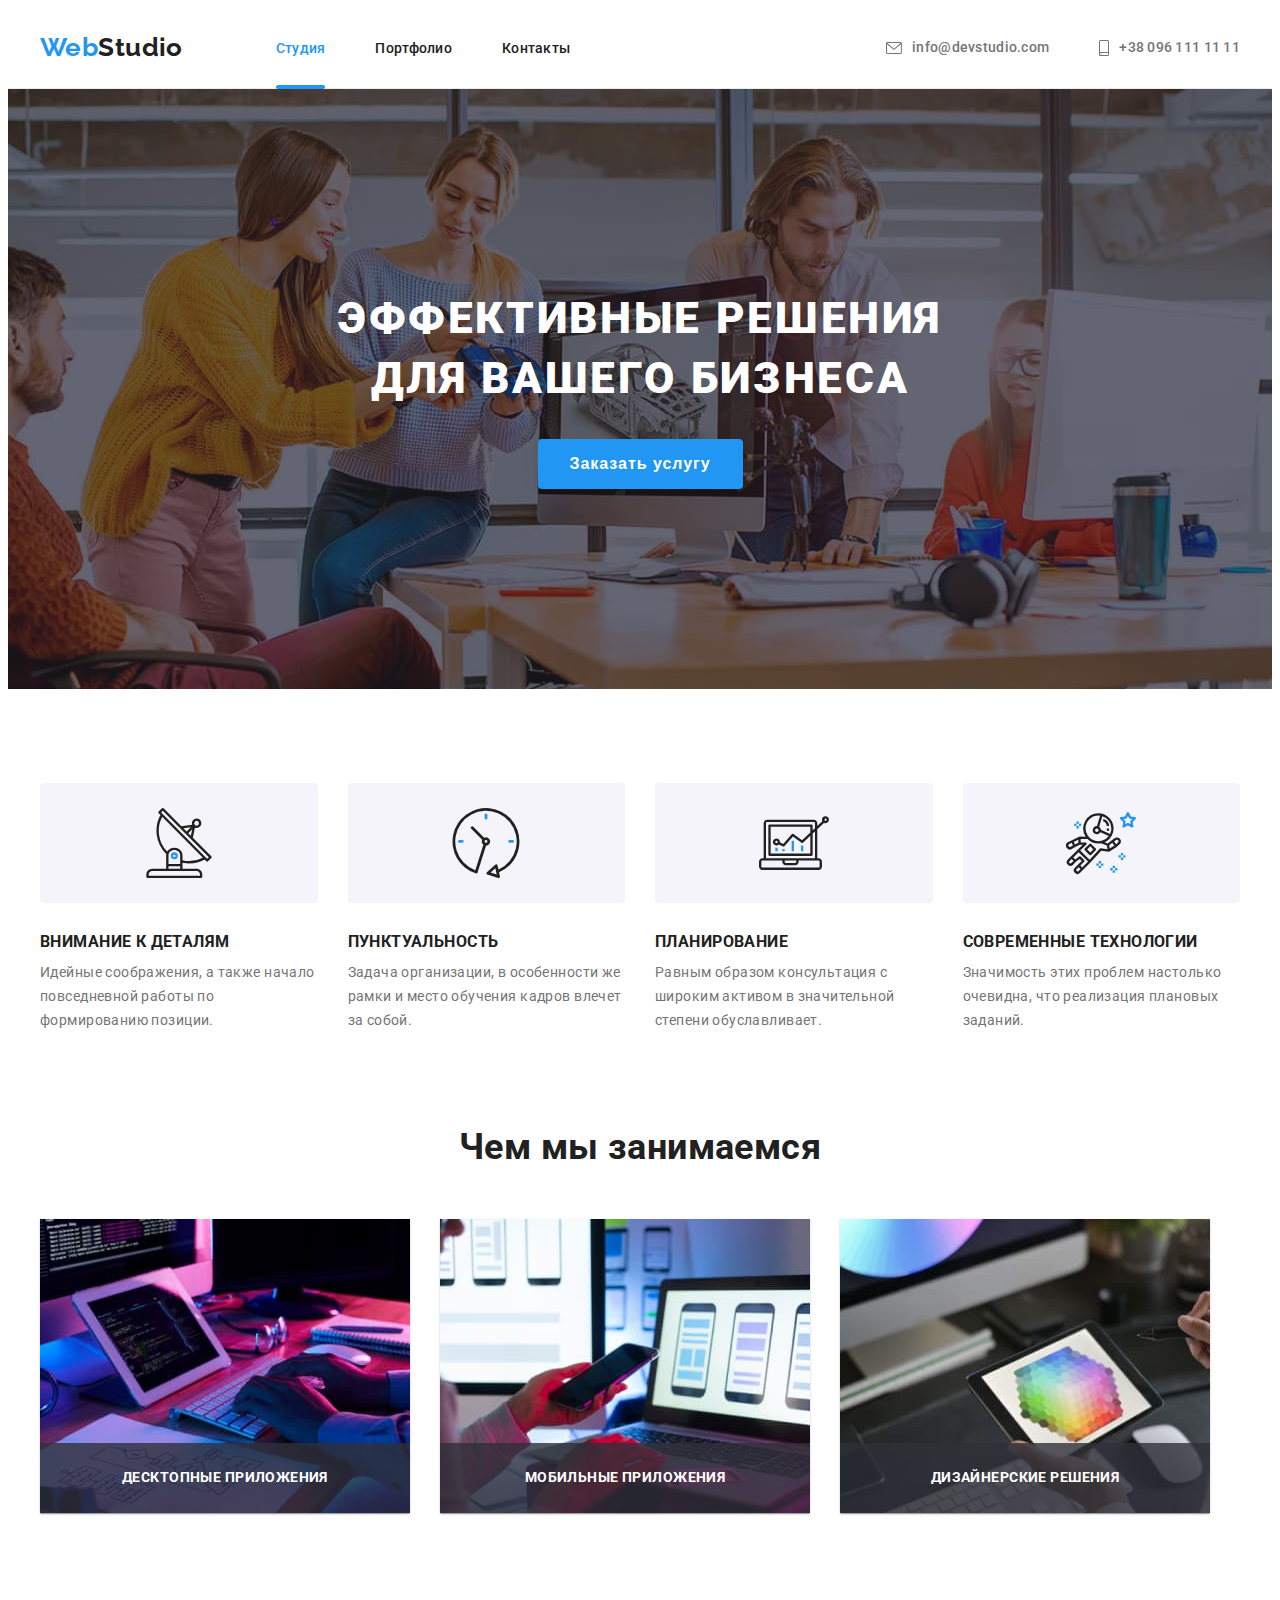
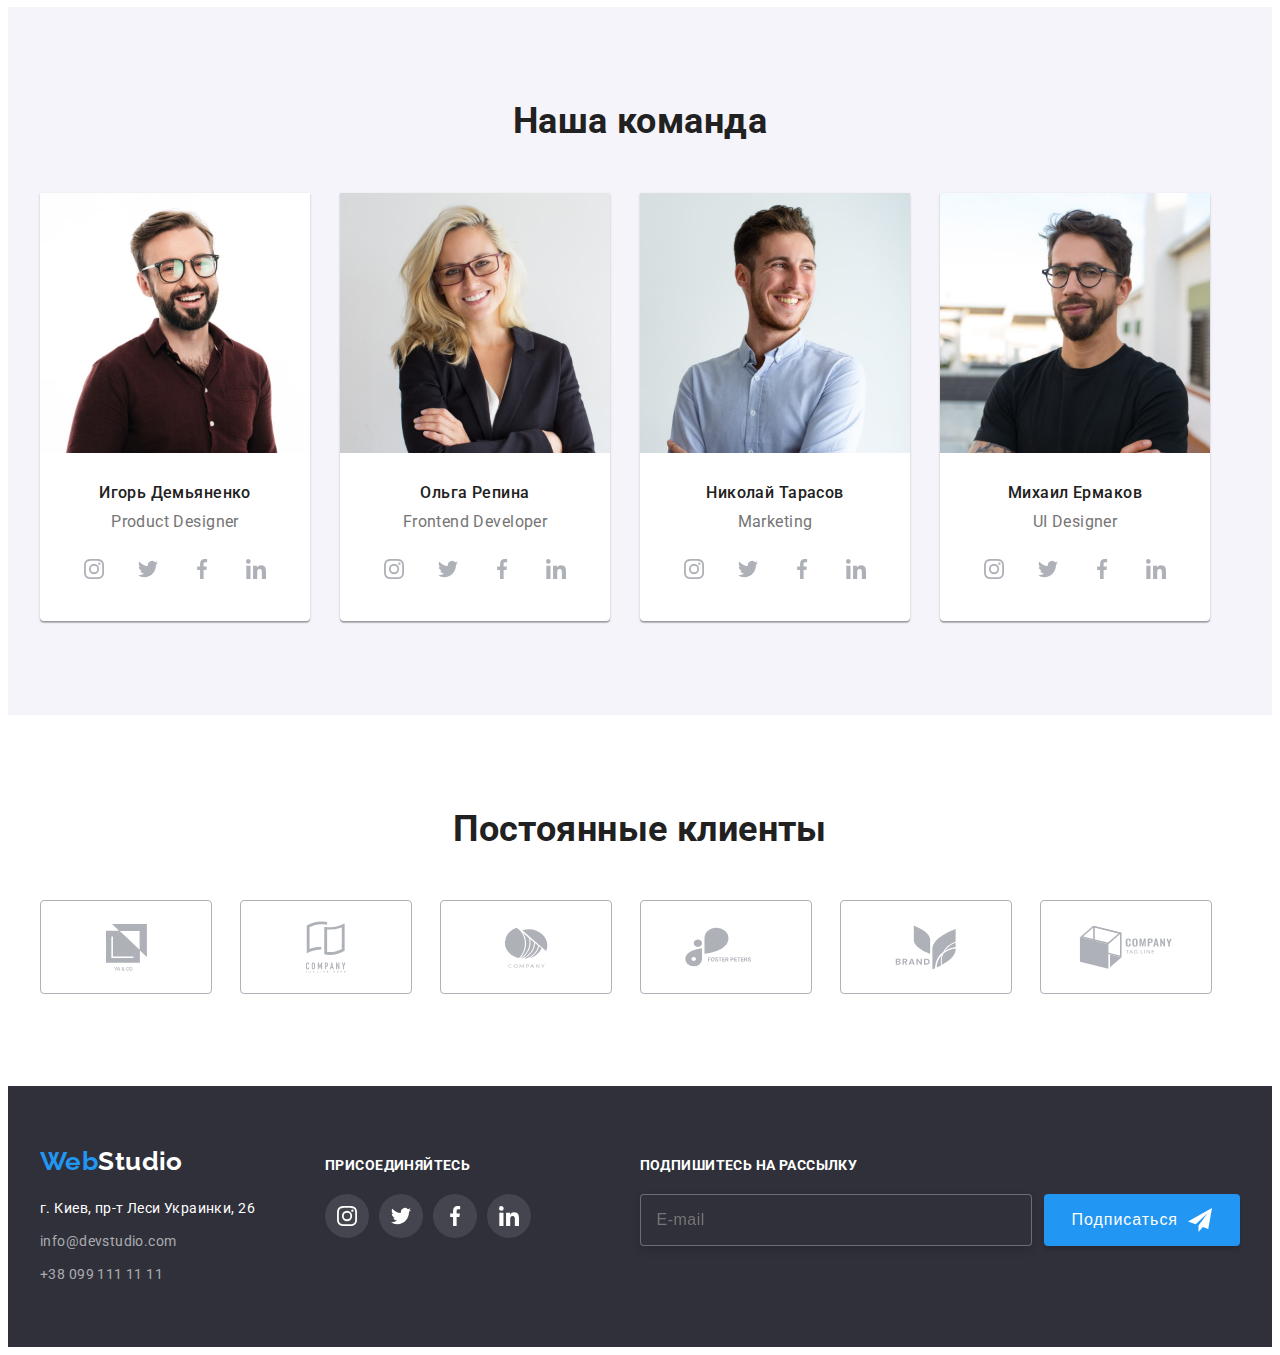
<file: index.html>
<!DOCTYPE html>
<html lang="ru">
<head>
    <meta charset="UTF-8">
    <meta http-equiv="X-UA-Compatible" content="IE=edge">
    <meta name="viewport" content="width=device-width, initial-scale=1.0">
    <title>WebStudio</title>
    <link rel="stylesheet" href="https://cdnjs.cloudflare.com/ajax/libs/modern-normalize/1.1.0/modern-normalize.min.css"
        integrity="sha512-wpPYUAdjBVSE4KJnH1VR1HeZfpl1ub8YT/NKx4PuQ5NmX2tKuGu6U/JRp5y+Y8XG2tV+wKQpNHVUX03MfMFn9Q=="
        crossorigin="anonymous" 
        referrerpolicy="no-referrer" />
    <link rel="stylesheet" href="./css/varialebles.css">
    <link rel="preconnect" href="https://fonts.gstatic.com">
    <link href="https://fonts.googleapis.com/css2?family=Raleway:wght@700&family=Roboto:wght@400;500;700;900&display=swap" rel="stylesheet">
    <link rel="stylesheet" href="./css/main.css">
</head>
<body>

    <header class="header">
        <div class="container header-container">
            <nav class="site-nav">
                <a class="site-nav__logo" href="./index.html">Web<span class="color">Studio</span></a>
                <ul class="menu-list">
                    <li class="menu-list__item">
                        <a class="menu-list__link current" href="./index.html">Студия</a>
                    </li>
                    <li class="menu-list__item">
                        <a class="menu-list__link" href="./portfolio.html">Портфолио</a>
                    </li>
                    <li class="menu-list__item">
                        <a class="menu-list__link" href="#">Контакты</a>
                    </li>
                </ul>
            </nav>
            <ul class="contacts-list">
                <li class="contacts-list__item">
                    <a class="contacts-list__link" href="mailto:info@devstudio.com">
                        <svg class="contacts-link__icon" width="16" height="12">
                            <use href="./images/icons/symbol-defs2.svg#envelope"></use>
                        </svg> info@devstudio.com</a>
                </li>
                <li class="contacts-list__item">
                    <a class="contacts-list__link" href="tel:+380961111111">
                        <svg class="contacts-link__icon" width="10" height="16">
                            <use href="./images/icons/symbol-defs2.svg#smartphone"></use>
                        </svg>+38 096 111 11 11
                    </a>
                </li>
            </ul>
        </div>
    </header>

    <main>
        <section class="hero hero-overlay">
            <div class="container">
                <h1 class="hero-title">Эффективные решения для вашего бизнеса</h1>
                <button class="hero-button" type="button" data-modal-open>Заказать услугу</button>
            </div>
        </section>

        <section class="advantage">
            <div class="container">
                <h2 class="visually-hidden">#</h2>
                <ul class="advantage-list">
                    <li class="advantage-list__item">
                        <div class="advantage__icon-thumb">
                            <svg class="advantage-icon" width="70" height="70">
                                <use href="./images/icons/symbol-defs2.svg#antenna"></use>
                            </svg>
                        </div>
                        <h3 class="advantage__subject">Внимание к деталям</h3>
                        <p class="advantage__desc">Идейные соображения, а также начало повседневной работы по формированию позиции.</p>
                    </li>
                    <li class="advantage-list__item">
                        <div class="advantage__icon-thumb">
                            <svg class="advantage-icon" width="70" height="70">
                                <use href="./images/icons/symbol-defs2.svg#clock"></use>
                            </svg>
                        </div>
                        <h3 class="advantage__subject">Пунктуальность</h3>
                        <p class="advantage__desc">Задача организации, в особенности же рамки и место обучения кадров влечет за собой.</p>
                    </li>
                    <li class="advantage-list__item">
                        <div class="advantage__icon-thumb">
                            <svg class="advantage-icon" width="70" height="70">
                                <use href="./images/icons/symbol-defs2.svg#diagram"></use>
                            </svg>
                        </div>
                        <h3 class="advantage__subject">Планирование</h3>
                        <p class="advantage__desc">Равным образом консультация с широким активом в значительной степени обуславливает.</p>
                    </li>
                    <li class="advantage-list__item">
                        <div class="advantage__icon-thumb">
                            <svg class="advantage-icon" width="70" height="70">
                                <use href="./images/icons/symbol-defs2.svg#astronaut"></use>
                            </svg>
                        </div>
                        <h3 class="advantage__subject">Современные технологии</h3>
                        <p class="advantage__desc">Значимость этих проблем настолько очевидна, что реализация плановых заданий.</p>
                    </li>
                </ul>
            </div>
        </section>

        <section class="techskills">
            <div class="container">
                <h2 class="techskills__title">Чем мы занимаемся</h2>
                <ul class="techskills__list">
                    <li class="techskills__list-item">
                        <div class="techskills__item-position">
                            <img src="./images/img.jpg" alt="пишет код на планшете" width="370">
                            <p class="techskills__position-absolute">Десктопные приложения</p>
                        </div>
                    </li>

                    <li class="techskills__list-item">
                        <div class="techskills__item-position">
                            <img src="./images/box2.jpg" alt="телефон с ноутбуком" width="370">
                            <p class="techskills__position-absolute">Мобильные приложения</p>
                        </div>
                    </li>
                    <li class="techskills__list-item">
                        <div class="techskills__item-position">
                            <img src="./images/box3.jpg" alt="изображение на планшете" width="370">
                            <p class="techskills__position-absolute">Дизайнерские решения</p>
                        </div>
                    </li>
                </ul>
            </div>
        </section>
        
        <section class="team">
            <div class="container">
                <h2 class="team-title">Наша команда</h2>
                <ul class="team-list">
                    <li class="team-item">
                        <img src="./images/igor.jpg" alt="igor" width="270">
                        <div class="team-container">
                            <h3 class="team-subject">Игорь Демьяненко</h3>
                            <p class="team-desc">Product Designer</p>
                            <ul class="socials-list">
                                <li class="socials-item">
                                    <a href="" class="social-link">
                                        <svg class="social-link-icon" width="20" height="20">
                                            <use href="./images/icons/symbol-defs2.svg#instagram2"></use>
                                        </svg>
                                    </a>
                                </li>
                                <li class="socials-item">
                                    <a href="" class="social-link">
                                        <svg class="social-link-icon" width="20" height="20">
                                            <use href="./images/icons/symbol-defs2.svg#twitter1"></use>
                                        </svg>
                                    </a>
                                </li>
                                <li class="socials-item">
                                    <a href="" class="social-link">
                                        <svg class="social-link-icon" width="20" height="20">
                                            <use href="./images/icons/symbol-defs2.svg#facebook"></use>
                                        </svg>
                                    </a>
                                </li>
                                <li class="socials-item">
                                    <a href="" class="social-link">
                                        <svg class="social-link-icon" width="20" height="20">
                                            <use href="./images/icons/symbol-defs2.svg#linkedin1"></use>
                                        </svg>
                                    </a>
                                </li>
                            </ul>   
                        </div>
                    </li>
    
                    <li class="team-item">
                        <img src="./images/olga.jpg" alt="olga" width="270">
                        <div class="team-container">
                            <h3 class="team-subject">Ольга Репина</h3>
                            <p class="team-desc">Frontend Developer</p>
                            <ul class="socials-list">
                                <li class="socials-item">
                                    <a href="" class="social-link">
                                        <svg class="social-link-icon" width="20" height="20">
                                            <use href="./images/icons/symbol-defs2.svg#instagram2"></use>
                                        </svg>
                                    </a>
                                </li>
                                <li class="socials-item">
                                    <a href="" class="social-link">
                                        <svg class="social-link-icon" width="20" height="20">
                                            <use href="./images/icons/symbol-defs2.svg#twitter1"></use>
                                        </svg>
                                    </a>
                                </li>
                                <li class="socials-item">
                                    <a href="" class="social-link">
                                        <svg class="social-link-icon" width="20" height="20">
                                            <use href="./images/icons/symbol-defs2.svg#facebook"></use>
                                        </svg>
                                    </a>
                                </li>
                                <li class="socials-item">
                                    <a href="" class="social-link">
                                        <svg class="social-link-icon" width="20" height="20">
                                            <use href="./images/icons/symbol-defs2.svg#linkedin1"></use>
                                        </svg>
                                    </a>
                                </li>
                            </ul>
                        </div>
                    </li>
                    
                    <li class="team-item">
                        <img src="./images/nikolay.jpg" alt="nikolay" width="270">
                        <div class="team-container">
                            <h3 class="team-subject">Николай Тарасов</h3>
                            <p class="team-desc">Marketing</p>
                            <ul class="socials-list">
                                <li class="socials-item">
                                    <a href="" class="social-link">
                                        <svg class="social-link-icon" width="20" height="20">
                                            <use href="./images/icons/symbol-defs2.svg#instagram2"></use>
                                        </svg>
                                    </a>
                                </li>
                                <li class="socials-item">
                                    <a href="" class="social-link">
                                        <svg class="social-link-icon" width="20" height="20">
                                            <use href="./images/icons/symbol-defs2.svg#twitter1"></use>
                                        </svg>
                                    </a>
                                </li>
                                <li class="socials-item">
                                    <a href="" class="social-link">
                                        <svg class="social-link-icon" width="20" height="20">
                                            <use href="./images/icons/symbol-defs2.svg#facebook"></use>
                                        </svg>
                                    </a>
                                </li>
                                <li class="socials-item">
                                    <a href="" class="social-link">
                                        <svg class="social-link-icon" width="20" height="20">
                                            <use href="./images/icons/symbol-defs2.svg#linkedin1"></use>
                                        </svg>
                                    </a>
                                </li>
                            </ul>
                        </div>
                    </li>
                    
                    <li class="team-item">
                        <img src="./images/michail.jpg" alt="michail" width="270">
                        <div class="team-container">
                            <h3 class="team-subject">Михаил Ермаков</h3>
                            <p class="team-desc">UI Designer</p>
                            <ul class="socials-list">
                                <li class="socials-item">
                                    <a href="" class="social-link">
                                        <svg class="social-link-icon" width="20" height="20">
                                            <use href="./images/icons/symbol-defs2.svg#instagram2"></use>
                                        </svg>
                                    </a>
                                </li>
                                <li class="socials-item">
                                    <a href="" class="social-link">
                                        <svg class="social-link-icon" width="20" height="20">
                                            <use href="./images/icons/symbol-defs2.svg#twitter1"></use>
                                        </svg>
                                    </a>
                                </li>
                                <li class="socials-item">
                                    <a href="" class="social-link">
                                        <svg class="social-link-icon" width="20" height="20">
                                            <use href="./images/icons/symbol-defs2.svg#facebook"></use>
                                        </svg>
                                    </a>
                                </li>
                                <li class="socials-item">
                                    <a href="" class="social-link">
                                        <svg class="social-link-icon" width="20" height="20">
                                            <use href="./images/icons/symbol-defs2.svg#linkedin1"></use>
                                        </svg>
                                    </a>
                                </li>
                            </ul>
                        </div>
                    </li>
                </ul>
            </div>
        </section>

        <section class="clients-section">
            <div class="container">
                <h2 class="clients-title">Постоянные клиенты</h2>
                <ul class="clients-list">
                    <li class="clients-item">
                        <a class="clients-link" href="">
                            <svg class="client-icon" width="41" height="47">
                                <use href="./images/icons/symbol-defs2.svg#group"></use>
                            </svg>

                        </a>
                    </li>
                    <li class="clients-item">
                        <a class="clients-link" href="">
                            <svg class="client-icon" width="40" height="52">
                                <use href="./images/icons/symbol-defs2.svg#group1"></use>
                            </svg>
                        </a>
                    </li>
                    <li class="clients-item">
                        <a class="clients-link" href="">
                            <svg class="client-icon" width="44" height="41">
                                <use href="./images/icons/symbol-defs2.svg#group2"></use>
                            </svg>
                        </a>
                    </li>
                    <li class="clients-item">
                        <a class="clients-link" href="">
                            <svg class="client-icon" width="84" height="40">
                                <use href="./images/icons/symbol-defs2.svg#group3"></use>
                            </svg>
                        </a>
                    </li>
                    <li class="clients-item">
                        <a class="clients-link" href="">
                            <svg class="client-icon" width="62" height="45">
                                <use href="./images/icons/symbol-defs2.svg#group4"></use>
                            </svg>
                        </a>
                    </li>
                    <li class="clients-item">
                        <a class="clients-link" href="">
                            <svg class="client-icon" width="94" height="44">
                                <use href="./images/icons/symbol-defs2.svg#group5"></use>
                            </svg>
                        </a>
                    </li>
                </ul>

            </div>

        </section>
    </main>

    <footer class="page-footer">
        <div class="container footer-flex">
            <div class="page-footer-thumb">
                <a class="footer-logo" href="index.html">Web<span class="footer-logo-color">Studio</span></a>
                <address class="footer-adress">
                    <a href="https://goo.gl/maps/g1DVrZQnNxi2QaySA" class="adress-text" target="_blank" rel="noreferrer noopener">г. Киев, пр-т Леси Украинки, 26</a    >
                    <ul class="adress-list">
                        <li class="adress-item">
                            <a class="adress-link" href="mailto:info@devstudio.com">info@devstudio.com</a>
                        </li>
                        <li class="adress-item">
                            <a class="adress-link" href="tel:+380961111111">+38 099 111 11 11</a>
                        </li>
                    </ul>
                </address>
            </div>
            <div class="page-footer-thumb">
                <p class="join-desc">присоединяйтесь</p>
                <ul class="join-list">
                    <li class="join-item">
                        <a class="join-link" href="">
                            <svg class="join-icon" width="20" height="20">
                                <use href="./images/icons/symbol-defs2.svg#instagram2"></use>
                            </svg>
                        </a>
                    </li>
                    <li class="join-item">
                        <a class="join-link" href="">
                            <svg class="join-icon" width="20" height="20">
                                <use href="./images/icons/symbol-defs2.svg#twitter1"></use>
                            </svg>
                        </a>
                    </li>
                    <li class="join-item">
                        <a class="join-link" href="">
                            <svg class="join-icon" width="20" height="20">
                                <use href="./images/icons/symbol-defs2.svg#facebook"></use>
                            </svg>
                        </a>
                    </li>
                    <li class="join-item">
                        <a class="join-link" href="">
                            <svg class="join-icon" width="20" height="20">
                                <use href="./images/icons/symbol-defs2.svg#linkedin1"></use>
                            </svg>
                        </a>
                    </li>
                </ul>
            </div>
            <div class="page-footer-thumb">
                <p class="subscribe-email">Подпишитесь на рассылку</p>
                <form class="subscribe-email-form" name="subscribe-form" autocomplete="off" novalidate>
                    <input type="email" name="subscribe-email" class="subscribe-email-input" placeholder="E-mail">
                    <button class="subscribe-email-button" type="submit">
                        Подписаться
                        <svg class="subscribe-email-icon" width="24" height="24">
                            <use href="./images/icons/symbol-defs2.svg#icon-send"></use>
                        </svg>
                    </button>
                </form>
            </div>
        </div>
    </footer>

    <div class="backdrop is-hidden" data-modal>
        <div class="modal">
            <form class="modal-form" name="submit-form" autocomplete="off" novalidate>
                <p class="modal-form-title">Оставьте свои данные, мы вам перезвоним</p>

                <div class="modal-form-container">
                    <label class="modal-form-label" for="name">Имя</label>
                    <div class="input-container">
                        <input class="modal-form-input" type="text" name="client-name" minlength="2" id="name" required>
                        <svg class="input-icon" width="18" height="18">
                            <use href="./images/icons/symbol-defs2.svg#modal-person"></use>
                        </svg>
                    </div>
                </div>

                <div class="modal-form-container">
                    <label class="modal-form-label" for="tel">Телефон</label>
                    <div class="input-container">
                        <input class="modal-form-input" type="tel" name="client-phone" id="tel" required>
                        <svg class="input-icon" width="18" height="18">
                            <use href="./images/icons/symbol-defs2.svg#modal-phone"></use>
                        </svg>
                    </div>
                </div>
                
                <div class="modal-form-container">
                    <label class="modal-form-label" for="email">Почта</label>
                    <div class="input-container">
                        <input class="modal-form-input" type="email" name="client-email" id="email" required>
                        <svg class="input-icon" width="18" height="18">
                            <use href="./images/icons/symbol-defs2.svg#modal-email"></use>
                        </svg>
                    </div>
                </div>

                <div class="modal-form-container-textarea">
                    <label class="modal-form-label" for="comment">Комментарий</label>
                    <textarea class="modal-form-textarea" name="user-comment" id="comment" placeholder="Введите текст"></textarea>
                </div>

                <div class="checkbox-container">
                    <label class="checbox-label">
                        <input class="checkbox-input visually-hidden" type="checkbox" value="checkbox" name="accept-checkbox">
                        <svg class="checkbox-icon" width="16" height="15">
                            <use href="./images/icons/symbol-defs2.svg#modal-check"></use>
                        </svg>
                        Соглашаюсь с рассылкой и принимаю&nbsp;<a href="">Условия договора</a>
                    </label>
                </div>
                
                <div class="modal-button-container">
                    <button class="modal-button" disabled type="submit">Отправить</button>
                </div>
            </form>
            <button class="close-btn" type="button" data-modal-close>
                <svg width="18" height="18"> 
                    <use href="./images/icons/symbol-defs2.svg#icon-close"></use>
                </svg>
            </button>
        </div>
    </div>

    <script src="./js/dom-modal.js" type="module"></script>
    <script src="./js/modal.js" type="module"></script>
    <script src="./js/footerForm.js" type="module"></script>
</body>
</html>
</file>
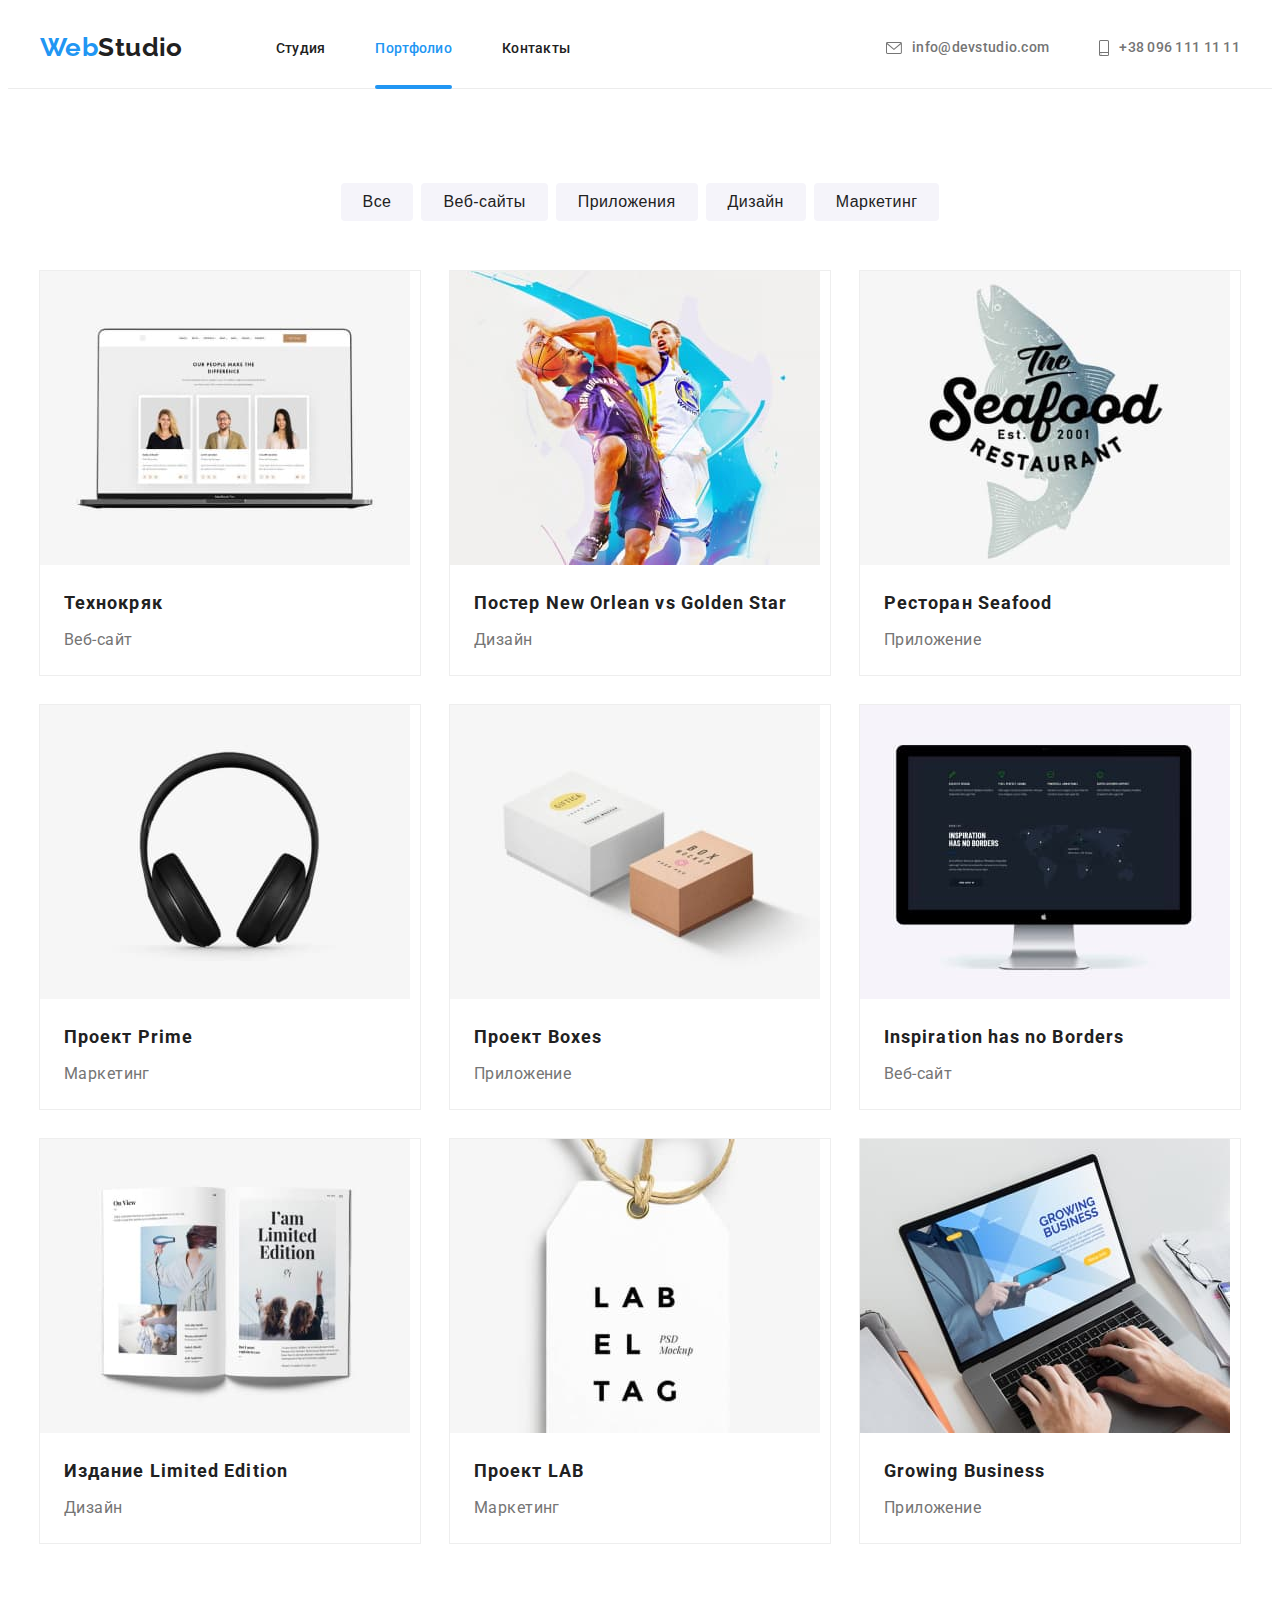
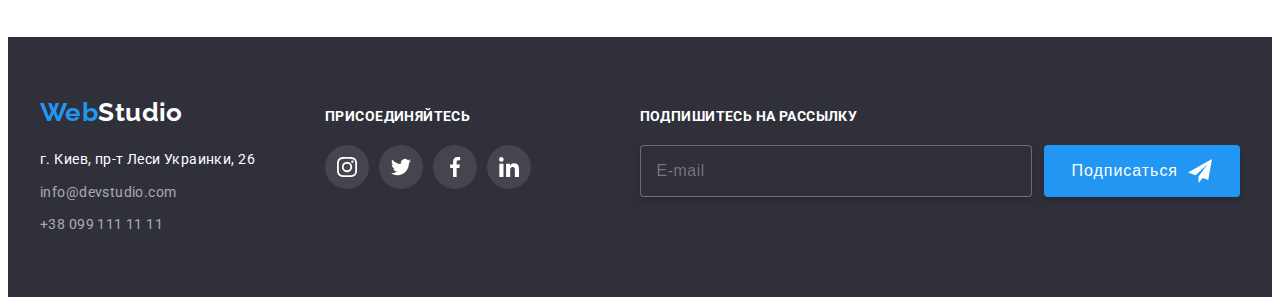
<file: portfolio.html>
<!DOCTYPE html>
<html lang="ru">
<head>
    <meta charset="UTF-8">
    <meta http-equiv="X-UA-Compatible" content="IE=edge">
    <meta name="viewport" content="width=device-width, initial-scale=1.0">
    <title>WebStudio</title>
    <link rel="stylesheet" href="https://cdnjs.cloudflare.com/ajax/libs/modern-normalize/1.1.0/modern-normalize.min.css"
        integrity="sha512-wpPYUAdjBVSE4KJnH1VR1HeZfpl1ub8YT/NKx4PuQ5NmX2tKuGu6U/JRp5y+Y8XG2tV+wKQpNHVUX03MfMFn9Q=="
        crossorigin="anonymous" 
        referrerpolicy="no-referrer" />
    <link rel="stylesheet" href="./css/varialebles.css">
    <link rel="preconnect" href="https://fonts.gstatic.com">
    <link href="https://fonts.googleapis.com/css2?family=Raleway:wght@700&family=Roboto:wght@400;500;700;900&display=swap"
        rel="stylesheet">
    <link rel="stylesheet" href="./css/main.css">
</head>
<body>

    <header class="header">
        <div class="container header-container">
            <nav class="site-nav">
                <a class="site-nav__logo" href="./index.html">Web<span class="color">Studio</span></a>
                <ul class="menu-list">
                    <li class="menu-list__item">
                        <a class="menu-list__link" href="./index.html">Студия</a>
                    </li>
                    <li class="menu-list__item">
                        <a class="menu-list__link current" href="./portfolio.html">Портфолио</a>
                    </li>
                    <li class="menu-list__item">
                        <a class="menu-list__link" href="#">Контакты</a>
                    </li>
                </ul>
            </nav>
            <ul class="contacts-list">
                <li class="contacts-list__item">
                    <a class="contacts-list__link" href="mailto:info@devstudio.com">
                        <svg class="contacts-link__icon" width="16" height="12">
                            <use href="./images/icons/symbol-defs2.svg#envelope"></use>
                        </svg> info@devstudio.com</a>
                </li>
                <li class="contacts-list__item">
                    <a class="contacts-list__link" href="tel:+380961111111">
                        <svg class="contacts-link__icon" width="10" height="16">
                            <use href="./images/icons/symbol-defs2.svg#smartphone"></use>
                        </svg>+38 096 111 11 11
                    </a>
                </li>
            </ul>
        </div>
    </header>

    <main>
        <section class="portfolio-section">
            <div class="container">
                <h2 class="visually-hidden">#</h2>
                <ul class="portfolio-items-button">
                    <li class="portfolio-button-item">
                        <button class="portfolio-button" type="button">Все</button>
                    </li>
                    <li class="portfolio-button-item">
                        <button class="portfolio-button" type="button">Веб-сайты</button>
                    </li>
                    <li class="portfolio-button-item">
                        <button class="portfolio-button" type="button">Приложения</button>
                    </li>
                    <li class="portfolio-button-item">
                        <button class="portfolio-button" type="button">Дизайн</button>
                    </li>
                    <li class="portfolio-button-item">
                        <button class="portfolio-button" type="button">Маркетинг</button>
                    </li>
                </ul>
                
                <ul class="portfolio-cards">
                    <li class="portfolio-cards-item">
                        <a class="porfolio-cards-link" href="">
                            <div class="porfolio-cards-overlay">
                                <img src="./images/portfolio/technokryak.jpg" alt="Технокряк" width="370">
                                <div class="overflow">
                                    <p>Технокряк это современная площадка распространения коронавируса. Компании используют эту платформу для цифрового
                                    шпионажа и атак на защищённые сервера конкурентов.</p>
                                </div>
                            </div>
                            <div class="container-cards-item">
                                <h2 class="portfolio-cards-caption">Технокряк</h2>
                                <p class="portfolio-cards-desc">Веб-сайт</p>
                            </div>
                        </a>
                    </li>
    
                    <li class="portfolio-cards-item">
                        <a class="porfolio-cards-link" href="">
                            <div class="porfolio-cards-overlay">
                                <img src="./images/portfolio/neworlean.jpg" alt="Постер New Orlean vs Golden Star" width="370">
                                <div class="overflow">
                                    <p>
                                        Технокряк это современная площадка распространения коронавируса. Компании используют эту платформу для цифрового
                                    шпионажа и атак на защищённые сервера конкурентов.
                                    </p>
                                </div>
                            </div>
                            <div class="container-cards-item">
                                <h2 class="portfolio-cards-caption">Постер New Orlean vs Golden Star</h2>
                                <p class="portfolio-cards-desc">Дизайн</p>
                            </div>
                        </a>
                    </li>
    
                    <li class="portfolio-cards-item">
                        <a class="porfolio-cards-link" href="">
                            <div class="porfolio-cards-overlay">
                                <img src="./images/portfolio/seafood.jpg" alt="Ресторан Seafood" width="370">
                                <div class="overflow">
                                    <p>
                                        Технокряк это современная площадка распространения коронавируса. Компании используют эту платформу для цифрового
                                        шпионажа и атак на защищённые сервера конкурентов.
                                    </p>
                                </div>
                            </div>
                            <div class="container-cards-item">
                                <h2 class="portfolio-cards-caption">Ресторан Seafood</h2>
                                <p class="portfolio-cards-desc">Приложение</p>
                            </div>
                        </a>
                    </li>
    
                    <li class="portfolio-cards-item">
                        <a class="porfolio-cards-link" href="">
                            <div class="porfolio-cards-overlay">
                                <img src="./images/portfolio/prime.jpg" alt="Проект Prime" width="370">
                                <div class="overflow">
                                    <p>
                                        Технокряк это современная площадка распространения коронавируса. Компании используют эту платформу для цифрового
                                        шпионажа и атак на защищённые сервера конкурентов.
                                    </p>
                                </div>
                            </div>
                            <div class="container-cards-item">
                                <h2 class="portfolio-cards-caption">Проект Prime</h2>
                                <p class="portfolio-cards-desc">Маркетинг</p>
                            </div>
                        </a>
                    </li>
    
                    <li class="portfolio-cards-item">
                        <a class="porfolio-cards-link" href="">
                            <div class="porfolio-cards-overlay">
                                <img src="./images/portfolio/boxes.jpg" alt="Проект Boxes" width="370">
                                <div class="overflow">
                                    <p>
                                        Технокряк это современная площадка распространения коронавируса. Компании используют эту платформу для цифрового
                                        шпионажа и атак на защищённые сервера конкурентов.
                                    </p>
                                </div>
                            </div>
                            <div class="container-cards-item">
                                <h2 class="portfolio-cards-caption">Проект Boxes</h2>
                                <p class="portfolio-cards-desc">Приложение</p>
                            </div>
                        </a>
                    </li>
    
                    <li class="portfolio-cards-item">
                        <a class="porfolio-cards-link" href="">
                            <div class="porfolio-cards-overlay">
                                <img src="./images/portfolio/inspiration.jpg" alt="Inspiration has no Borders" width="370">
                                <div class="overflow">
                                    <p>
                                        Технокряк это современная площадка распространения коронавируса. Компании используют эту платформу для цифрового
                                        шпионажа и атак на защищённые сервера конкурентов.
                                    </p>
                                </div>
                            </div>
                            <div class="container-cards-item">
                                <h2 class="portfolio-cards-caption">Inspiration has no Borders</h2>
                                <p class="portfolio-cards-desc">Веб-сайт</p>
                            </div>
                        </a>
                    </li>
    
                    <li class="portfolio-cards-item">
                        <a class="porfolio-cards-link" href="">
                            <div class="porfolio-cards-overlay">
                                <img src="./images/portfolio/limitededition.jpg" alt="Издание Limited Edition" width="370">
                                <div class="overflow">
                                    <p>
                                        Технокряк это современная площадка распространения коронавируса. Компании используют эту платформу для цифрового
                                        шпионажа и атак на защищённые сервера конкурентов.
                                    </p>
                                </div>
                            </div>
                            <div class="container-cards-item">
                                <h2 class="portfolio-cards-caption">Издание Limited Edition</h2>
                                <p class="portfolio-cards-desc">Дизайн</p>
                            </div>
                        </a>
                    </li>
    
                    <li class="portfolio-cards-item">
                        <a class="porfolio-cards-link" href="">
                            <div class="porfolio-cards-overlay">
                                <img src="./images/portfolio/lab.jpg" alt="Проект LAB" width="370">
                                <div class="overflow">
                                    <p>
                                        Технокряк это современная площадка распространения коронавируса. Компании используют эту платформу для цифрового
                                        шпионажа и атак на защищённые сервера конкурентов.
                                    </p>
                                </div>
                            </div>
                            <div class="container-cards-item">
                                <h2 class="portfolio-cards-caption">Проект LAB</h2>
                                <p class="portfolio-cards-desc">Маркетинг</p>
                            </div>
                        </a>
                    </li>
    
                    <li class="portfolio-cards-item">
                        <a class="porfolio-cards-link" href="">
                            <div class="porfolio-cards-overlay">
                                <img src="./images/portfolio/growingbusiness.jpg" alt="Growing Business" width="370">
                                <div class="overflow">
                                    <p>
                                        Технокряк это современная площадка распространения коронавируса. Компании используют эту платформу для цифрового
                                        шпионажа и атак на защищённые сервера конкурентов.
                                    </p>
                                </div>
                            </div>
                            <div class="container-cards-item">
                                <h2 class="portfolio-cards-caption">Growing Business</h2>
                                <p class="portfolio-cards-desc">Приложение</p>
                            </div>
                        </a>
                    </li>
                </ul>
            </div>
        </section>
    </main>

    <footer class="page-footer">
        <div class="container footer-flex">
            <div class="page-footer-thumb">
                <a class="footer-logo" href="index.html">Web<span class="footer-logo-color">Studio</span></a>
                <address class="footer-adress">
                    <a href="https://goo.gl/maps/g1DVrZQnNxi2QaySA" class="adress-text" target="_blank"
                        rel="noreferrer noopener">г. Киев, пр-т Леси Украинки, 26</a>
                    <ul class="adress-list">
                        <li class="adress-item">
                            <a class="adress-link" href="mailto:info@devstudio.com">info@devstudio.com</a>
                        </li>
                        <li class="adress-item">
                            <a class="adress-link" href="tel:+380961111111">+38 099 111 11 11</a>
                        </li>
                    </ul>
                </address>
            </div>
            <div class="page-footer-thumb">
                <p class="join-desc">присоединяйтесь</p>
                <ul class="join-list">
                    <li class="join-item">
                        <a class="join-link" href="">
                            <svg class="join-icon" width="20" height="20">
                                <use href="./images/icons/symbol-defs2.svg#instagram2"></use>
                            </svg>
                        </a>
                    </li>
                    <li class="join-item">
                        <a class="join-link" href="">
                            <svg class="join-icon" width="20" height="20">
                                <use href="./images/icons/symbol-defs2.svg#twitter1"></use>
                            </svg>
                        </a>
                    </li>
                    <li class="join-item">
                        <a class="join-link" href="">
                            <svg class="join-icon" width="20" height="20">
                                <use href="./images/icons/symbol-defs2.svg#facebook"></use>
                            </svg>
                        </a>
                    </li>
                    <li class="join-item">
                        <a class="join-link" href="">
                            <svg class="join-icon" width="20" height="20">
                                <use href="./images/icons/symbol-defs2.svg#linkedin1"></use>
                            </svg>
                        </a>
                    </li>
                </ul>
            </div>
            <div class="page-footer-thumb">
                <p class="subscribe-email">Подпишитесь на рассылку</p>
                <form class="subscribe-email-form" name="subscribe-form" autocomplete="off" novalidate>
                    <input type="email" name="subscribe-email" class="subscribe-email-input" placeholder="E-mail">
                    <button class="subscribe-email-button" type="submit">
                        Подписаться
                        <svg class="subscribe-email-icon" width="24" height="24">
                            <use href="./images/icons/symbol-defs2.svg#icon-send"></use>
                        </svg>
                    </button>
                </form>
            </div>
        </div>
    </footer>

    <script src="./js/footerForm.js" type="module"></script>
</body>
</html>
</file>
<file: css/varialebles.css>
:root {
  --white-color: rgba(255, 255, 255, 1);
  --accent-color: rgba(33, 150, 243, 1);
  --background-footer: rgba(47, 48, 58, 1);
  --black-color: rgba(33, 33, 33, 1);
  --secondary-color: rgba(117, 117, 117, 1);
  --placeholder-color: rgba(117, 117, 117, 0.5);
  --background-team: rgba(245, 244, 250, 1);
  --main-font: 'Roboto', sans-serif;
  --secondary-font: 'Raleway', sans-serif;
  --adress-link-color: rgba(255, 255, 255, 0.6);
  --hero-button-hover: rgba(24, 140, 232, 1);
  --header-border: #ececec;
  --margin-cards: 30px;
  --color-line: rgba(238, 238, 238, 1);
  --gradient: rgba(47, 48, 58, 0.4);
  --socials-color: rgba(175, 177, 184, 1);
  --backg-footer-links: rgba(255, 255, 255, 0.1);
  --cubic: cubic-bezier(0.4, 0, 0.2, 1);
  --modal-backdrop: rgba(0, 0, 0, 0.2);
  --modal-button: #188ce8;
}
</file>
<file: css/main.css>
:root {
  --white-color: rgba(255, 255, 255, 1);
  --accent-color: rgba(33, 150, 243, 1);
  --background-footer: rgba(47, 48, 58, 1);
  --black-color: rgba(33, 33, 33, 1);
  --secondary-color: rgba(117, 117, 117, 1);
  --placeholder-color: rgba(117, 117, 117, 0.5);
  --background-team: rgba(245, 244, 250, 1);
  --main-font: 'Roboto', sans-serif;
  --secondary-font: 'Raleway', sans-serif;
  --adress-link-color: rgba(255, 255, 255, 0.6);
  --hero-button-hover: rgba(24, 140, 232, 1);
  --header-border: #ececec;
  --margin-cards: 30px;
  --color-line: rgba(238, 238, 238, 1);
  --gradient: rgba(47, 48, 58, 0.4);
  --socials-color: rgba(175, 177, 184, 1);
  --backg-footer-links: rgba(255, 255, 255, 0.1);
  --cubic: cubic-bezier(0.4, 0, 0.2, 1);
  --modal-backdrop: rgba(0, 0, 0, 0.2);
  --modal-button: #188ce8;
}

body {
  font-family: var(--main-font);
  font-style: normal;
  font-weight: normal;
  font-size: 14px;
  letter-spacing: 0.03em;
}

ul,
ol {
  list-style: none;
}

a {
  text-decoration: none;
}

img {
  display: block;
  max-width: 100%;
  height: auto;
}

ul,
li,
h1,
h2,
h3,
h3,
h4,
p {
  padding: 0px;
  margin: 0px;
}

.container {
  width: 1200px;
  margin-right: auto;
  margin-left: auto;
  padding: 0 15px;
}

.header-container,
.site-nav,
.menu-list,
.contacts-list {
  display: flex;
  align-items: center;
}

.footer-logo,
.adress-link {
  display: inline-block;
}

.visually-hidden {
  position: absolute;
  width: 1px;
  height: 1px;
  margin: -1px;
  border: 0;
  padding: 0;
  white-space: nowrap;
  clip-path: inset(100%);
  clip: rect(0 0 0 0);
  overflow: hidden;
}

.backdrop {
  position: fixed;
  top: 0;
  left: 0;
  width: 100vw;
  height: 100vh;
  background-color: var(--modal-backdrop);
  transition-property: opacity;
  transition-duration: 250ms;
  transition-timing-function: var(--cubic);
  opacity: 1;
}

.backdrop.is-hidden {
  opacity: 0;
  pointer-events: none;
  visibility: hidden;
}

.backdrop.is-hidden .modal {
  transform: translate(-50%, -50%) scale(0.8);
}

.modal {
  position: absolute;
  top: 50%;
  left: 50%;
  max-width: 100vw;
  max-height: 100vh;
  background-color: var(--white-color);
  box-shadow: 0px 1px 3px rgba(0, 0, 0, 0.12), 0px 1px 1px rgba(0, 0, 0, 0.14),
    0px 2px 1px rgba(0, 0, 0, 0.2);
  border-radius: 4px;
  overflow-y: auto;
  transform: translate(-50%, -50%) scale(1);
  transition-property: transform;
  transition-duration: 250ms;
  transition-timing-function: var(--cubic);
}

.close-btn {
  position: absolute;
  top: 8px;
  right: 8px;
  border-radius: 50%;
  width: 30px;
  height: 30px;
  background-color: transparent;
  border: 1px solid rgba(0, 0, 0, 0.1);
  fill: var(--black-color);
  cursor: pointer;
  transition-property: fill;
  transition-duration: 250ms;
  transition-timing-function: var(--cubic);
}

.close-btn > svg {
  position: absolute;
  transform: translate(-50%, -50%);
}

.close-btn:hover,
.close-btn:focus {
  fill: var(--accent-color);
  outline: none;
}

.modal-form {
  padding: 40px;
}

.modal-form-title {
  font-weight: bold;
  font-size: 20px;
  line-height: 1.15;
  text-align: center;
  color: var(--black-color);
  margin-bottom: 12px;
}

.modal-form-container {
  margin-bottom: 10px;
  display: flex;
  flex-direction: column;
}

.modal-form-label {
  margin-bottom: 4px;
  font-size: 12px;
  line-height: 1.16;
  letter-spacing: 0.01em;
  color: var(--secondary-color);
}

.input-container {
  position: relative;
}

.modal-form-input {
  width: 100%;
  border: 1px solid rgba(33, 33, 33, 0.2);
  border-radius: 4px;
  padding: 12px 12px 12px 42px;
  cursor: pointer;
  outline: none;
}

.modal-form-input:focus {
  border-color: var(--accent-color);
  transition-property: border-color;
  transition-duration: 250ms;
  transition-timing-function: var(--cubic);
}

.input-icon {
  position: absolute;
  transform: translateY(-50%);
  left: 12px;
  top: 50%;
  fill: var(--black-color);
}

.modal-form-input:focus + .input-icon {
  fill: var(--accent-color);
  transition-property: fill;
  transition-duration: 250ms;
  transition-timing-function: var(--cubic);
}

.modal-form-container-textarea {
  display: flex;
  flex-direction: column;
  margin-bottom: 20px;
}

.modal-form-textarea {
  border: 1px solid rgba(33, 33, 33, 0.2);
  border-radius: 4px;
  padding: 12px 16px;
  outline: none;
  height: 120px;
  resize: none;
}

.modal-form-textarea:focus {
  border-color: var(--accent-color);
}

.modal-form-textarea::placeholder {
  font-size: 14px;
  line-height: 1.14;
  letter-spacing: 0.01em;
  color: var(--placeholder-color);
}

.checkbox-container {
  font-size: 14px;
  line-height: 1.71;
  color: var(--secondary-color);
  margin-bottom: 30px;
}

.checbox-label {
  display: flex;
  align-items: center;
  justify-content: center;
  position: relative;
  cursor: pointer;
}

.checbox-label a {
  text-decoration-line: underline;
  color: var(--accent-color);
}

.checkbox-icon {
  display: inline-block;
  border: 2px solid var(--black-color);
  margin-right: 7px;
  border-radius: 2px;
  background-color: inherit;
}

.checkbox-icon use {
  visibility: hidden;
}

.checkbox-input:focus + .checkbox-icon {
  border-color: var(--accent-color);
  box-shadow: 0px 4px 4px 0px rgba(0, 0, 0, 0.25);
}

.checkbox-input:checked + .checkbox-icon use {
  display: inline-block;
  visibility: visible;
}

.checkbox-input:checked + .checkbox-icon {
  border: none;
  box-shadow: none;
}

.modal-button-container {
  text-align: center;
}

.modal-button {
  padding: 10px 55px;
  font-weight: bold;
  font-size: 16px;
  line-height: 1.87;
  letter-spacing: 0.06em;
  color: var(--white-color);
  background-color: rgba(0, 0, 0, 0.15);
  box-shadow: 0px 4px 4px rgba(0, 0, 0, 0.15);
  border-radius: 4px;
  border: none;
}

.modal-button-second {
  padding: 10px 55px;
  font-weight: bold;
  font-size: 16px;
  line-height: 1.87;
  letter-spacing: 0.06em;
  color: var(--white-color);
  background-color: var(--accent-color);
  box-shadow: 0px 4px 4px rgba(0, 0, 0, 0.15);
  border-radius: 4px;
  border: none;
  cursor: pointer;
}

.modal-button-hover {
  background-color: var(--modal-button);
  -webkit-box-shadow: 0px 5px 10px 2px rgba(34, 60, 80, 0.2) inset;
  -moz-box-shadow: 0px 5px 10px 2px rgba(34, 60, 80, 0.2) inset;
  box-shadow: 0px 5px 10px 2px rgba(34, 60, 80, 0.2) inset;
}

.header {
  background-color: var(--white-color);
  border-bottom: 1px solid var(--header-border);
}

.site-nav__logo {
  font-family: var(--secondary-font);
  font-weight: bold;
  font-size: 26px;
  line-height: 1.19;
  color: var(--accent-color);
  margin-right: 93px;
  padding-top: 24px;
  padding-bottom: 25px;
}

.menu-list__item:not(:last-child) {
  margin-right: 50px;
}

.contacts-list {
  margin-left: auto;
}

.contacts-list__item:not(:first-child) {
  margin-left: 50px;
}

.color {
  color: var(--black-color);
}

.menu-list__link {
  font-weight: 500;
  font-size: inherit;
  line-height: 1.14;
  letter-spacing: 0.02em;
  color: var(--black-color);
  padding: 32px 0;
  position: relative;
  transition-property: color;
  transition-duration: 250ms;
  transition-timing-function: var(--cubic);
}

.menu-list__link:focus,
.menu-list__link:hover {
  color: var(--accent-color);
}

.contacts-list__link {
  font-weight: 500;
  line-height: 1.14;
  letter-spacing: 0.02em;
  color: var(--secondary-color);
  fill: currentColor;
  padding: 32px 0;
  display: flex;
  align-items: center;
  transition-property: color;
  transition-duration: 250ms;
  transition-timing-function: var(--cubic);
}

.contacts-list__link:hover,
.contacts-list__link:focus {
  color: var(--accent-color);
  fill: currentColor;
}

.contacts-link__icon {
  margin-right: 10px;
}

.current {
  color: var(--accent-color);
}

.current::after {
  content: '';
  position: absolute;
  bottom: -1px;
  left: 0;
  width: 100%;
  height: 4px;
  border-radius: 2px;
  background-color: var(--accent-color);
}

.page-footer {
  background-color: var(--background-footer);
  padding: 60px 0;
}

.footer-flex {
  display: flex;
  align-items: baseline;
}

.page-footer-thumb:not(:last-child) {
  margin-right: 70px;
}

.page-footer-thumb:nth-child(3n) {
  margin-left: auto;
}

.footer-logo {
  font-family: var(--secondary-font);
  font-weight: bold;
  font-size: 26px;
  line-height: 1.19;
  letter-spacing: inherit;
  color: var(--accent-color);
  margin-bottom: 20px;
}

.footer-logo-color {
  color: var(--white-color);
}

.adress-text {
  display: block;
  font-style: normal;
  line-height: 1.71;
  color: var(--white-color);
  margin-bottom: 9px;
}

.adress-item:not(:last-child) {
  margin-bottom: 9px;
}

.adress-link {
  font-style: normal;
  line-height: 1.71;
  color: var(--adress-link-color);
  transition-property: color;
  transition-duration: 250ms;
  transition-timing-function: var(--cubic);
}

.adress-link:hover,
.adress-link:focus {
  color: var(--accent-color);
}

.join-desc {
  margin-bottom: 20px;
  font-weight: bold;
  font-size: 14px;
  line-height: 1.14;
  letter-spacing: inherit;
  text-transform: uppercase;
  color: var(--white-color);
}

.join-list {
  display: flex;
}

.join-item {
  width: 44px;
  height: 44px;
}

.join-item:not(:last-child) {
  margin-right: 10px;
}

.join-link {
  display: flex;
  justify-content: center;
  align-items: center;
  width: 100%;
  height: 100%;
  background-color: var(--backg-footer-links);
  fill: var(--white-color);
  border-radius: 50%;
  transition-property: background-color;
  transition-duration: 250ms;
  transition-timing-function: var(--cubic);
}

.join-link:hover,
.join-link:focus {
  background-color: var(--accent-color);
  outline: none;
}

.subscribe-email {
  margin-bottom: 20px;
  font-weight: bold;
  font-size: 14px;
  line-height: 1.14;
  text-transform: uppercase;
  color: var(--white-color);
}

.subscribe-email-input {
  padding: 15px 16px;
  width: 358px;
  border: 1px solid rgba(255, 255, 255, 0.3);
  filter: drop-shadow(0px 4px 4px rgba(0, 0, 0, 0.15));
  border-radius: 4px;
  font-size: 16px;
  line-height: 1.25;
  color: var(--adress-link-color);
  background-color: var(--background-footer);
  outline: none;
  margin-right: 12px;
}

.subscribe-email-input::placeholder {
  letter-spacing: 0.03em;
  font-size: 16px;
  line-height: 1.25;
}

.subscribe-email-input:focus {
  border-color: var(--accent-color);
}

.subscribe-email-form {
  display: flex;
}

.subscribe-email-button {
  font-size: 16px;
  line-height: 1.87;
  letter-spacing: 0.06em;
  background-color: var(--accent-color);
  color: var(--white-color);
  box-shadow: 0px 4px 4px rgba(0, 0, 0, 0.15);
  border-radius: 4px;
  padding: 10px 28px;
  border: none;
  cursor: pointer;
  align-items: center;
  fill: var(--white-color);
  display: flex;
}

.subscribe-email-button:hover,
.subscribe-email-button:focus {
  background-color: var(--white-color);
  color: var(--accent-color);
  fill: var(--accent-color);
}

.subscribe-email-button:hover .subscribe-email-icon,
.subscribe-email-button:focus .subscribe-email-icon {
  background-color: var(--white-color);
  color: var(--accent-color);
  fill: var(--accent-color);
}

.subscribe-email-icon {
  margin-left: 10px;
  fill: var(--white-color);
}

.hero {
  background-color: var(--background-footer);
  padding: 200px 0;
  text-align: center;
}

.hero .container {
  max-width: 696px;
}

.hero-overlay {
  max-width: 1600px;
  margin-left: auto;
  margin-right: auto;
  background-color: var(--gradient);
  background-image: linear-gradient(
      to right,
      rgba(47, 48, 58, 0.4),
      rgba(47, 48, 58, 0.4)
    ),
    url(../images/background-hero/img1.jpg);
  background-size: cover;
  background-position: center;
  background-repeat: no-repeat;
}

.hero-title {
  font-weight: 900;
  font-size: 44px;
  line-height: 1.36;
  letter-spacing: 0.06em;
  text-transform: uppercase;
  color: var(--white-color);
  margin-bottom: 30px;
}

.hero-button {
  font-weight: bold;
  font-size: 16px;
  line-height: 1.87;
  letter-spacing: 0.06em;
  color: var(--white-color);
  background-color: var(--accent-color);
  box-shadow: 0px 4px 4px rgba(0, 0, 0, 0.15);
  border-radius: 4px;
  cursor: pointer;
  border: none;
  padding: 10px 32px;
  transition-property: color;
  transition-duration: 250ms;
  transition-timing-function: var(--cubic);
}

.hero-button:hover,
.hero-button:focus {
  background-color: var(--hero-button-hover);
}

.hero-button:active {
  background-color: var(--white-color);
  color: var(--accent-color);
}

.advantage-list {
  display: flex;
  flex-wrap: wrap;
  margin-top: -30px;
  margin-left: -30px;
}

.advantage-list__item {
  flex-basis: calc((100% - 4 * var(--margin-cards)) / 4);
  margin-top: 30px;
  margin-left: 30px;
}

.advantage {
  padding: 94px 0;
}

.advantage__subject {
  font-weight: bold;
  line-height: 1.14;
  text-transform: uppercase;
  color: var(--black-color);
  margin-bottom: 10px;
}

.advantage__desc {
  line-height: 1.71;
  color: var(--secondary-color);
}

.advantage__icon-thumb {
  display: flex;
  justify-content: center;
  align-items: center;
  margin-bottom: 30px;
  background-color: var(--background-team);
  border-radius: 4px;
  height: 120px;
}

.techskills {
  padding-bottom: 94px;
}

.techskills__title {
  font-weight: bold;
  font-size: 36px;
  line-height: 1.16;
  text-align: center;
  color: var(--black-color);
  margin-bottom: 50px;
}

.techskills__list {
  display: flex;
}

.techskills__list-item:not(:last-child) {
  margin-right: var(--margin-cards);
}

.techskills__item-position {
  position: relative;
  box-shadow: 0px 2px 1px -1px rgba(0, 0, 0, 0.2),
    0px 1px 1px 0px rgba(0, 0, 0, 0.14), 0px 1px 3px 0px rgba(0, 0, 0, 0.12);
}

.techskills__position-absolute {
  position: absolute;
  bottom: 0;
  left: 0;
  width: 370px;
  padding: 27px 0;
  font-weight: bold;
  font-size: 14px;
  line-height: 1.14;
  text-align: center;
  text-transform: uppercase;
  color: var(--white-color);
  background-color: rgba(47, 48, 58, 0.8);
}

.team-container {
  padding: 30px 32px;
  text-align: center;
}

.team-item {
  box-shadow: 0px 1px 3px rgba(0, 0, 0, 0.12), 0px 1px 1px rgba(0, 0, 0, 0.14),
    0px 2px 1px rgba(0, 0, 0, 0.2);
  border-radius: 0px 0px 4px 4px;
  background-color: var(--white-color);
}

.team-item:not(:last-child) {
  margin-right: var(--margin-cards);
}

.team {
  padding-top: 94px;
  padding-bottom: 94px;
  background-color: var(--background-team);
}

.team-title {
  font-weight: bold;
  font-size: 36px;
  line-height: 1.16;
  text-align: center;
  color: var(--black-color);
  margin-bottom: 50px;
}

.team-list {
  display: flex;
}

.team-subject {
  font-weight: 500;
  font-size: 16px;
  line-height: 1.19;
  letter-spacing: inherit;
  color: var(--black-color);
  margin-bottom: 10px;
}

.team-desc {
  font-size: 16px;
  line-height: 1.19;
  letter-spacing: inherit;
  color: var(--secondary-color);
}

.socials-list {
  display: flex;
  justify-content: space-around;
  align-items: center;
  margin-top: 16px;
}

.socials-item {
  width: 44px;
  height: 44px;
}

.socials-item:not(:last-child) {
  margin-right: 10px;
}

.social-link {
  display: flex;
  justify-content: center;
  align-items: center;
  width: 100%;
  height: 100%;
  background-color: var(--white-color);
  fill: var(--socials-color);
  border-radius: 50%;
  transition-property: fill, background-color;
  transition-duration: 250ms;
  transition-timing-function: var(--cubic);
}

.social-link:hover,
.social-link:focus {
  background-color: var(--accent-color);
  fill: var(--white-color);
  outline: none;
}

.clients-section {
  padding: 94px 0;
}

.clients-title {
  font-weight: bold;
  font-size: 36px;
  line-height: 1.16;
  text-align: center;
  color: var(--black-color);
}

.clients-list {
  display: flex;
  align-items: center;
  margin-top: 50px;
}

.clients-item {
  width: 170px;
  height: 92px;
}

.clients-item:not(:last-child) {
  margin-right: var(--margin-cards);
}

.clients-link {
  display: flex;
  justify-content: center;
  align-items: center;
  width: 100%;
  height: 100%;
  border: 1px solid var(--socials-color);
  border-radius: 4px;
  background-color: var(--white-color);
  fill: var(--socials-color);
  transition-property: fill, border-color;
  transition-duration: 250ms;
  transition-timing-function: var(--cubic);
}

.clients-link:hover,
.clients-link:focus {
  border-color: var(--accent-color);
  fill: var(--accent-color);
  outline: none;
}

.portfolio-section {
  padding: 94px 0;
}

.portfolio-items-button {
  display: flex;
  justify-content: center;
  margin-bottom: 50px;
}

.portfolio-button-item:not(:last-child) {
  margin-right: 8px;
}

.portfolio-button {
  font-weight: 500;
  font-size: 16px;
  line-height: 1.62;
  letter-spacing: inherit;
  color: var(--black-color);
  background-color: var(--background-team);
  border-radius: 4px;
  cursor: pointer;
  border: none;
  padding: 6px 22px;
  transition-property: color, background-color, box-shadow, outline;
  transition-duration: 250ms;
  transition-timing-function: var(--cubic);
}

.portfolio-button:hover,
.portfolio-button:focus {
  color: var(--white-color);
  background-color: var(--accent-color);
  box-shadow: 0px 3px 1px rgba(0, 0, 0, 0.1), 0px 1px 2px rgba(0, 0, 0, 0.08),
    0px 2px 2px rgba(0, 0, 0, 0.12);
}

.portfolio-cards {
  display: flex;
  flex-wrap: wrap;
  margin-top: calc(-1 * var(--margin-cards));
  margin-left: calc(-1 * var(--margin-cards));
}

.portfolio-cards > .portfolio-cards-item {
  margin-top: var(--margin-cards);
  margin-left: var(--margin-cards);
  flex-basis: calc(100% / 3 - var(--margin-cards));
  outline: 1px solid var(--color-line);
}

.porfolio-cards-link {
  display: block;
  transition-property: box-shadow;
  transition-duration: 250ms;
  transition-timing-function: var(--cubic);
}

.porfolio-cards-link:hover,
.porfolio-cards-link:focus {
  box-shadow: 0px 1px 1px rgba(0, 0, 0, 0.12), 0px 4px 4px rgba(0, 0, 0, 0.06),
    1px 4px 6px rgba(0, 0, 0, 0.16);
  outline: none;
}

.container-cards-item {
  padding: 20px 24px;
}

.portfolio-cards-caption {
  font-weight: bold;
  font-size: 18px;
  line-height: 2;
  letter-spacing: 0.06em;
  color: var(--black-color);
  margin-bottom: 4px;
}

.portfolio-cards-desc {
  font-size: 16px;
  line-height: 1.87;
  letter-spacing: inherit;
  color: var(--secondary-color);
}

.porfolio-cards-overlay {
  position: relative;
  overflow: hidden;
}

.overflow {
  position: absolute;
  top: 0;
  left: 0;
  width: 100%;
  height: 100%;
  transform: translateY(100%);
  transition-duration: 250ms;
  transition-timing-function: var(--cubic);
}

.porfolio-cards-link:hover .overflow,
.porfolio-cards-link:focus .overflow {
  transform: translateY(0);
  background-color: rgba(33, 150, 243, 0.9);
}

.overflow > p {
  padding: 63px 24px;
  font-size: 18px;
  line-height: 1.56;
  color: var(--white-color);
}
/*# sourceMappingURL=main.css.map */
</file>
